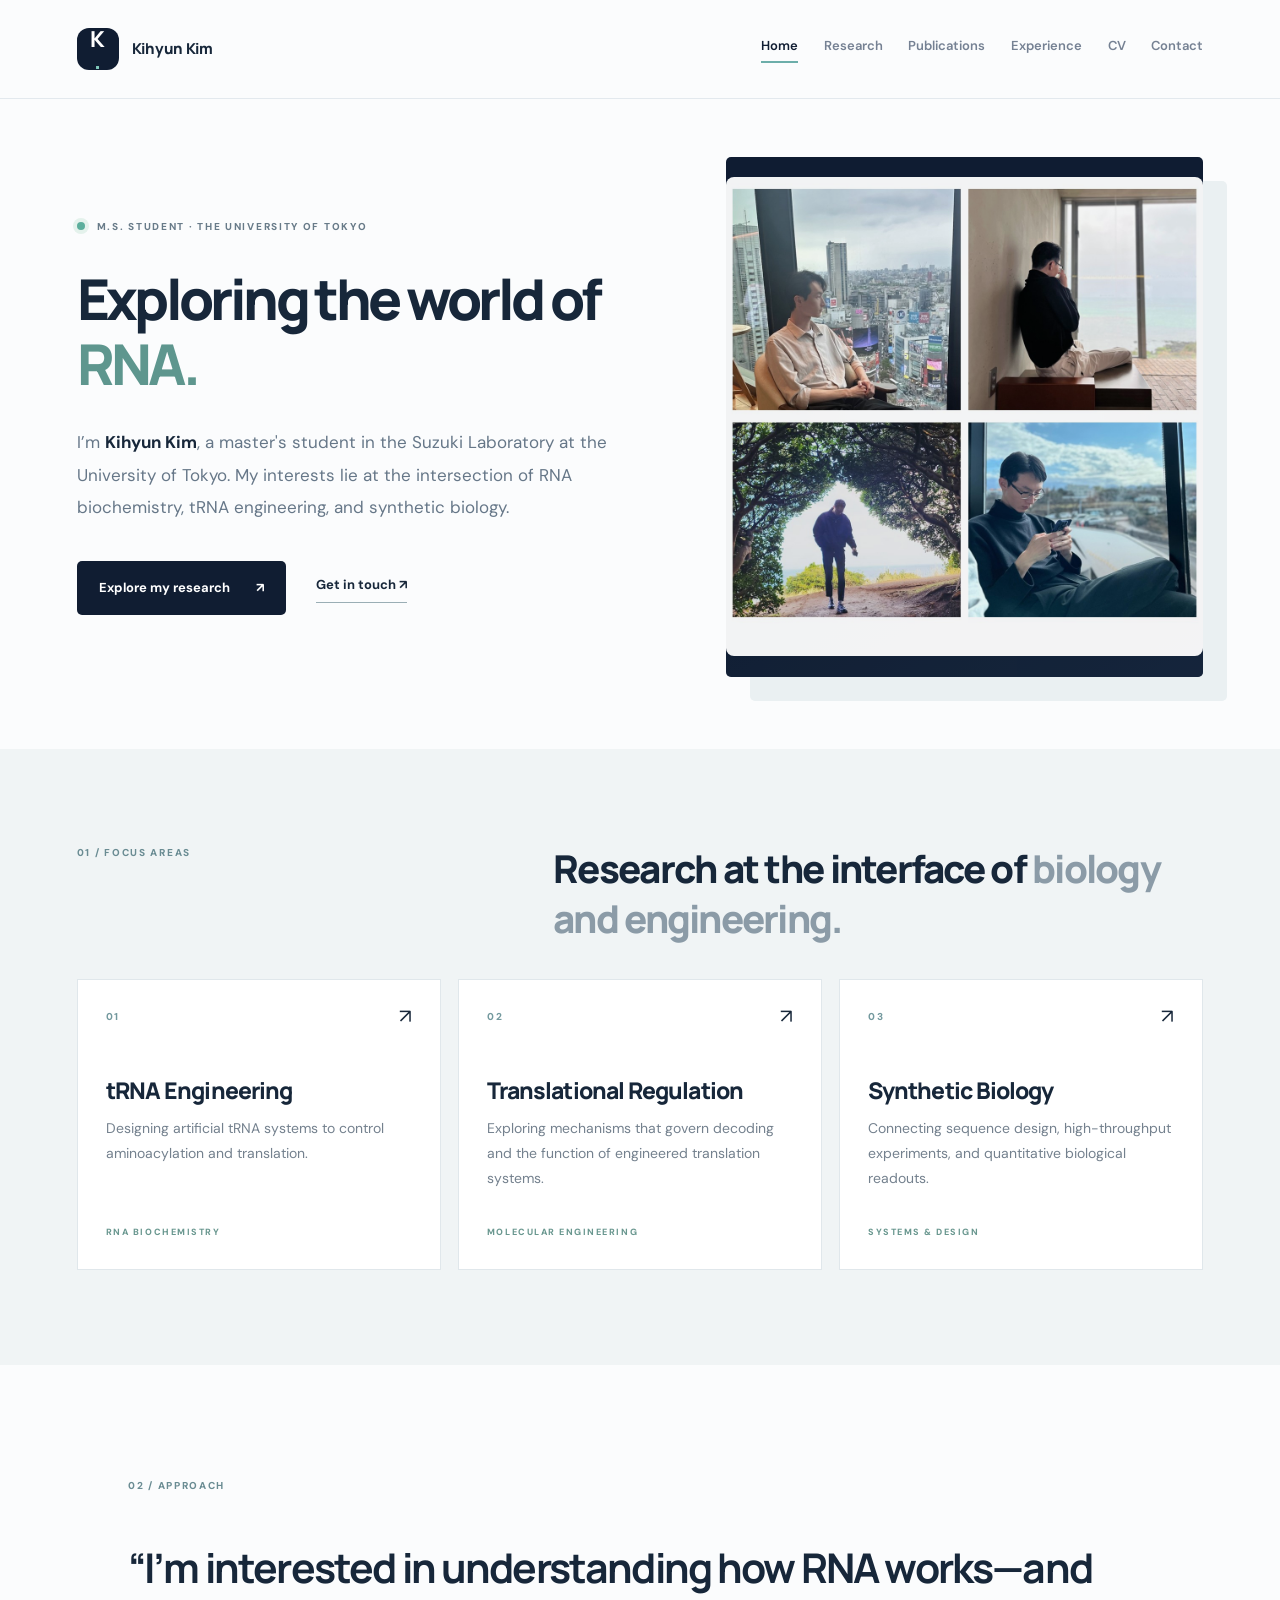
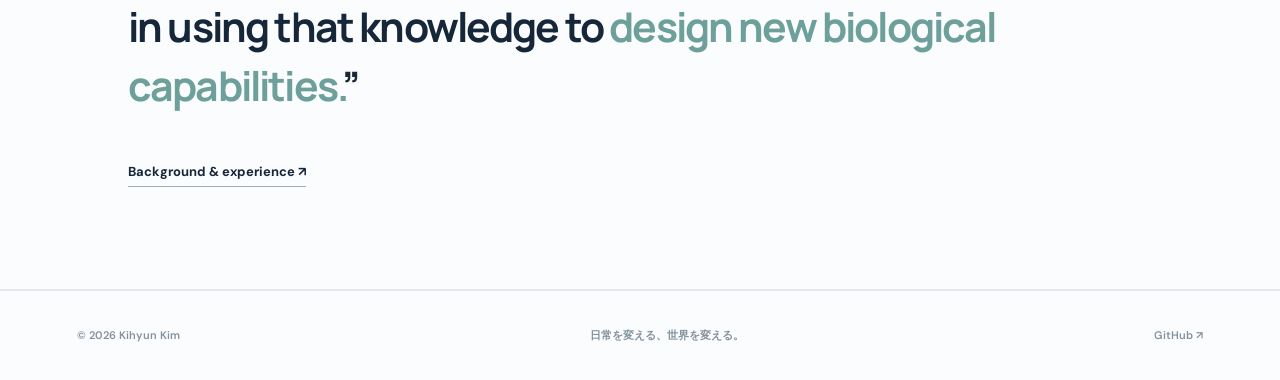
<file: index.html>
<!doctype html>
<html lang="en">

<head>
  <meta charset="utf-8">
  <meta name="viewport" content="width=device-width, initial-scale=1">
  <meta name="theme-color" content="#101d32">
  <meta name="description" content="Kihyun Kim — RNA biochemistry, tRNA engineering, and synthetic biology at the University of Tokyo.">

  <title>Home · Kihyun Kim</title>

  <link rel="stylesheet" href="assets/style.css">
  <link rel="icon" href="assets/favicon.svg" type="image/svg+xml">
</head>

<body>
  <div class="site-shell">

    <!-- HEADER / NAVIGATION -->
    <header class="site-header">

      <a class="wordmark" href="index.html" aria-label="Kihyun Kim — Home">
        <span class="wordmark-symbol">
          K<span class="dot">.</span>
        </span>
        <span>Kihyun Kim</span>
      </a>

      <button
        class="menu-toggle"
        aria-label="Toggle navigation"
        aria-controls="primary-nav"
        aria-expanded="false">
        <span></span>
        <span></span>
      </button>

      <nav id="primary-nav" class="site-nav" aria-label="Main navigation">
        <a href="index.html" class="active" aria-current="page">Home</a>
        <a href="research.html" class="">Research</a>
        <a href="publications.html" class="">Publications</a>
        <a href="experience.html" class="">Experience</a>
        <a href="cv.html" class="">CV</a>
        <a href="contact.html" class="">Contact</a>
      </nav>

    </header>


    <!-- MAIN CONTENT -->
    <main id="main">

      <!-- HERO SECTION -->
      <section class="hero">

        <!-- HERO TEXT -->
        <div class="hero-copy">

          <div class="eyebrow">
            <span class="status-dot"></span>
            M.S. STUDENT · THE UNIVERSITY OF TOKYO
          </div>

          <h1>
            Exploring the world of <em>RNA.</em><br>
          </h1>

          <p class="lede">
            I’m <strong>Kihyun Kim</strong>, a master's student in the
            Suzuki Laboratory at the University of Tokyo. My interests
            lie at the intersection of RNA biochemistry, tRNA engineering,
            and synthetic biology.
          </p>

          <div class="hero-actions">

            <a href="research.html" class="btn primary">
              Explore my research <span>↗</span>
            </a>

            <a href="contact.html" class="btn text-btn">
              Get in touch <span>↗</span>
            </a>

          </div>

        </div>


        
<!-- HERO VISUAL / PROFILE PHOTO -->
<div class="hero-visual">

  <div class="visual-topline">

  </div>

  <div class="rna-art">

    <img
      src="assets/profile.jpg"
      alt="Kihyun Kim"
      style="
        display: block;
        width: 100%;
        height: 100%;
        object-fit: cover;
        object-position: center;
        border-radius: 8px;
      "
    >

  </div>



</div>


      </section>


      <!-- RESEARCH FOCUS AREAS -->
      <section class="home-section">

        <div class="section-intro">

          <span class="section-kicker">01 / FOCUS AREAS</span>

          <h2>
            Research at the interface of
            <span class="muted">biology and engineering.</span>
          </h2>

        </div>


        <!-- RESEARCH TOPIC CARDS -->
        <div class="topic-grid">

          <!-- 01: tRNA ENGINEERING -->
          <a class="topic-card" href="research.html#trna">

            <span class="topic-number">01</span>
            <span class="topic-icon">↗</span>

            <h3>tRNA Engineering</h3>

            <p>
              Designing artificial tRNA systems to control
              aminoacylation and translation.
            </p>

            <span class="topic-tag">RNA BIOCHEMISTRY</span>

          </a>


          <!-- 02: TRANSLATIONAL REGULATION -->
          <a class="topic-card" href="research.html#regulation">

            <span class="topic-number">02</span>
            <span class="topic-icon">↗</span>

            <h3>Translational Regulation</h3>

            <p>
              Exploring mechanisms that govern decoding and the
              function of engineered translation systems.
            </p>

            <span class="topic-tag">MOLECULAR ENGINEERING</span>

          </a>


          <!-- 03: SYNTHETIC BIOLOGY -->
          <a class="topic-card" href="research.html#synthetic">

            <span class="topic-number">03</span>
            <span class="topic-icon">↗</span>

            <h3>Synthetic Biology</h3>

            <p>
              Connecting sequence design, high-throughput
              experiments, and quantitative biological readouts.
            </p>

            <span class="topic-tag">SYSTEMS & DESIGN</span>

          </a>

        </div>

      </section>


      <!-- RESEARCH PHILOSOPHY / APPROACH -->
      <section class="statement">

        <span class="section-kicker">02 / APPROACH</span>

        <p>
          “I’m interested in understanding how RNA works—and in
          using that knowledge to
          <em>design new biological capabilities.</em>”
        </p>

        <a class="inline-link" href="experience.html">
          Background & experience <span>↗</span>
        </a>

      </section>

    </main>


    <!-- FOOTER -->
    <footer class="site-footer">

      <span>
        © <span id="year">2026</span> Kihyun Kim
      </span>

      <span>
        日常を変える、世界を変える。
      </span>

      <a
        href="https://github.com/arsine00"
        target="_blank"
        rel="noopener noreferrer">
        GitHub ↗
      </a>

    </footer>

  </div>

  <script src="assets/site.js"></script>

</body>
</html>
</file>
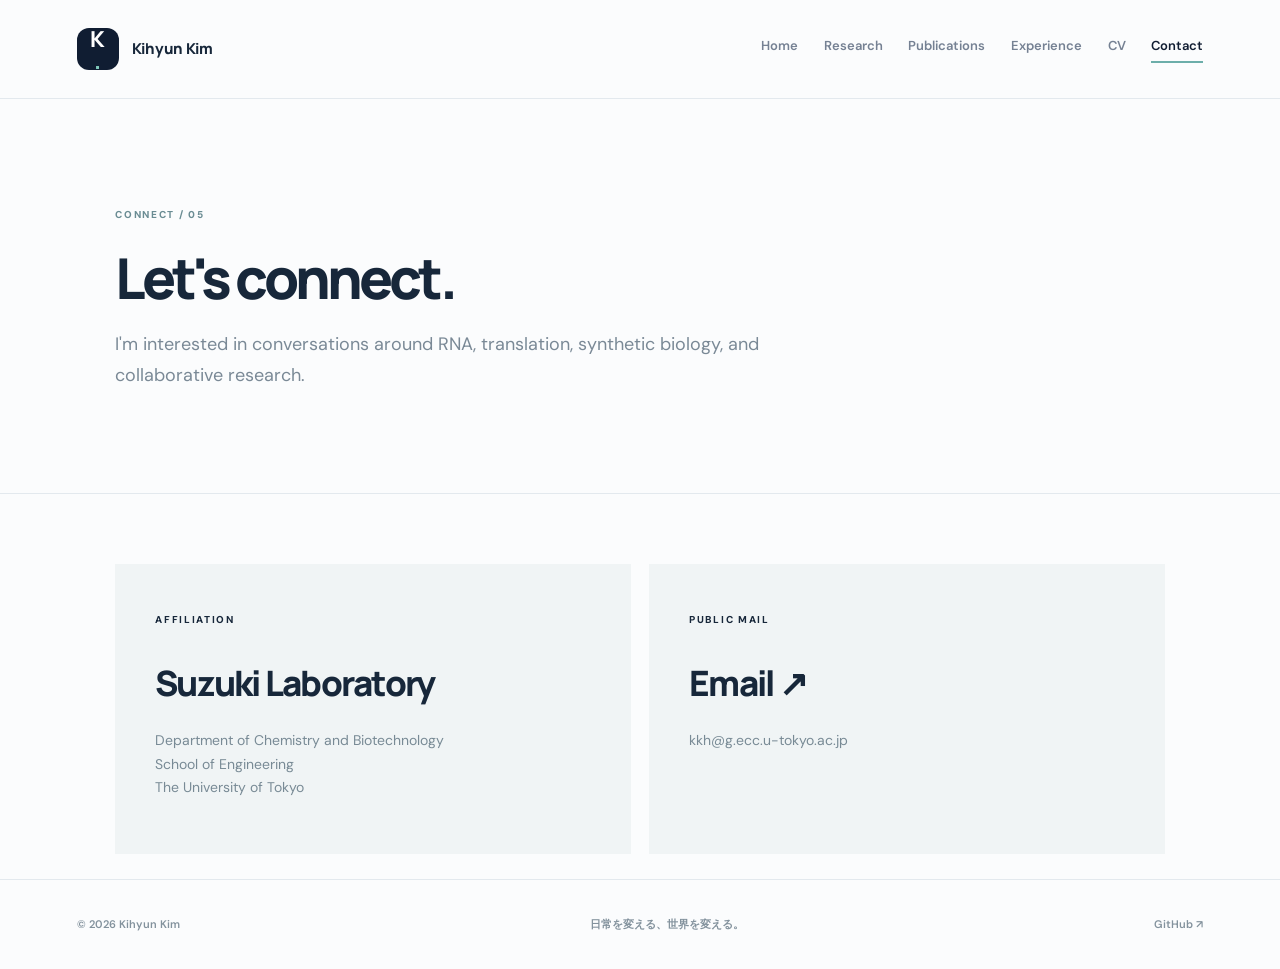
<file: contact.html>
<!doctype html>
<html lang="en">
<head>
  <meta charset="utf-8">
  <meta name="viewport" content="width=device-width, initial-scale=1">
  <meta name="theme-color" content="#101d32">
  <meta name="description" content="Connect with Kihyun Kim, Suzuki Laboratory, University of Tokyo.">
  <title>Contact · Kihyun Kim</title>
  <link rel="stylesheet" href="assets/style.css">
  <link rel="icon" href="assets/favicon.svg" type="image/svg+xml">
</head>

<body>
  <div class="site-shell">
    <header class="site-header">
      <a class="wordmark" href="index.html" aria-label="Kihyun Kim — Home">
        <span class="wordmark-symbol">K<span class="dot">.</span></span>
        <span>Kihyun Kim</span>
      </a>

      <button class="menu-toggle" aria-label="Toggle navigation"
              aria-controls="primary-nav" aria-expanded="false">
        <span></span>
        <span></span>
      </button>

      <nav id="primary-nav" class="site-nav" aria-label="Main navigation">
        <a href="index.html">Home</a>
        <a href="research.html">Research</a>
        <a href="publications.html">Publications</a>
        <a href="experience.html">Experience</a>
        <a href="cv.html">CV</a>
        <a href="contact.html" class="active" aria-current="page">Contact</a>
      </nav>
    </header>

    <main id="main">
      <section class="page-heading">
        <span class="section-kicker">CONNECT / 05</span>
        <h1>Let's connect.</h1>
        <p>
          I'm interested in conversations around RNA, translation,
          synthetic biology, and collaborative research.
        </p>
      </section>

      <section class="contact-grid">

        <!-- Affiliation: unchanged -->
        <div class="contact-panel">
          <span class="contact-label">AFFILIATION</span>
          <h2>Suzuki Laboratory</h2>
          <p>
            Department of Chemistry and Biotechnology<br>
            School of Engineering<br>
            The University of Tokyo
          </p>
        </div>

        <!-- Public Mail -->
        <a class="contact-panel contact-link"
           href="mailto:kkh@g.ecc.u-tokyo.ac.jp">
          <span class="contact-label">PUBLIC MAIL</span>
          <h2>Email <span>↗</span></h2>
          <p>kkh@g.ecc.u-tokyo.ac.jp</p>
        </a>

      </section>
    </main>

    <footer class="site-footer">
      <span>© <span id="year">2026</span> Kihyun Kim</span>
      <span>日常を変える、世界を変える。</span>
      <a href="https://github.com/arsine00"
         target="_blank"
         rel="noopener noreferrer">GitHub ↗</a>
    </footer>
  </div>

  <script src="assets/site.js"></script>
</body>
</html>
</file>
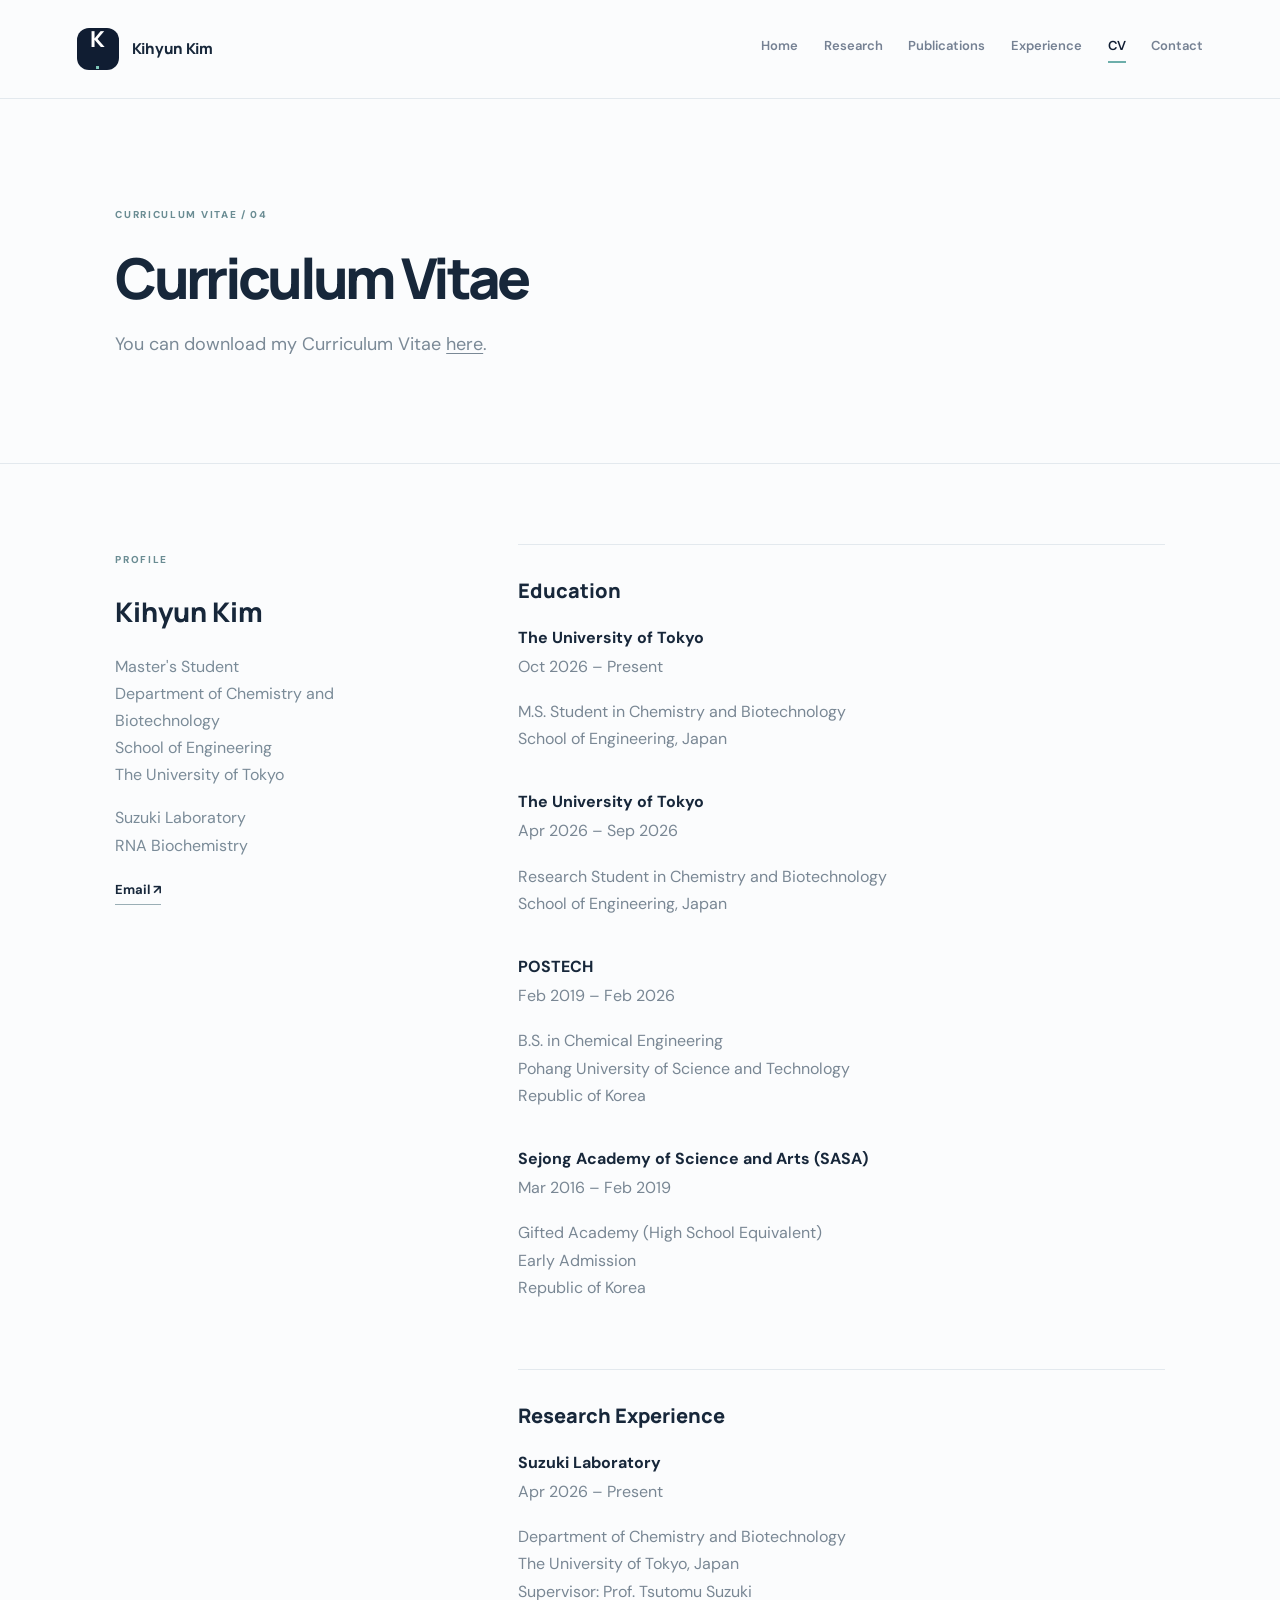
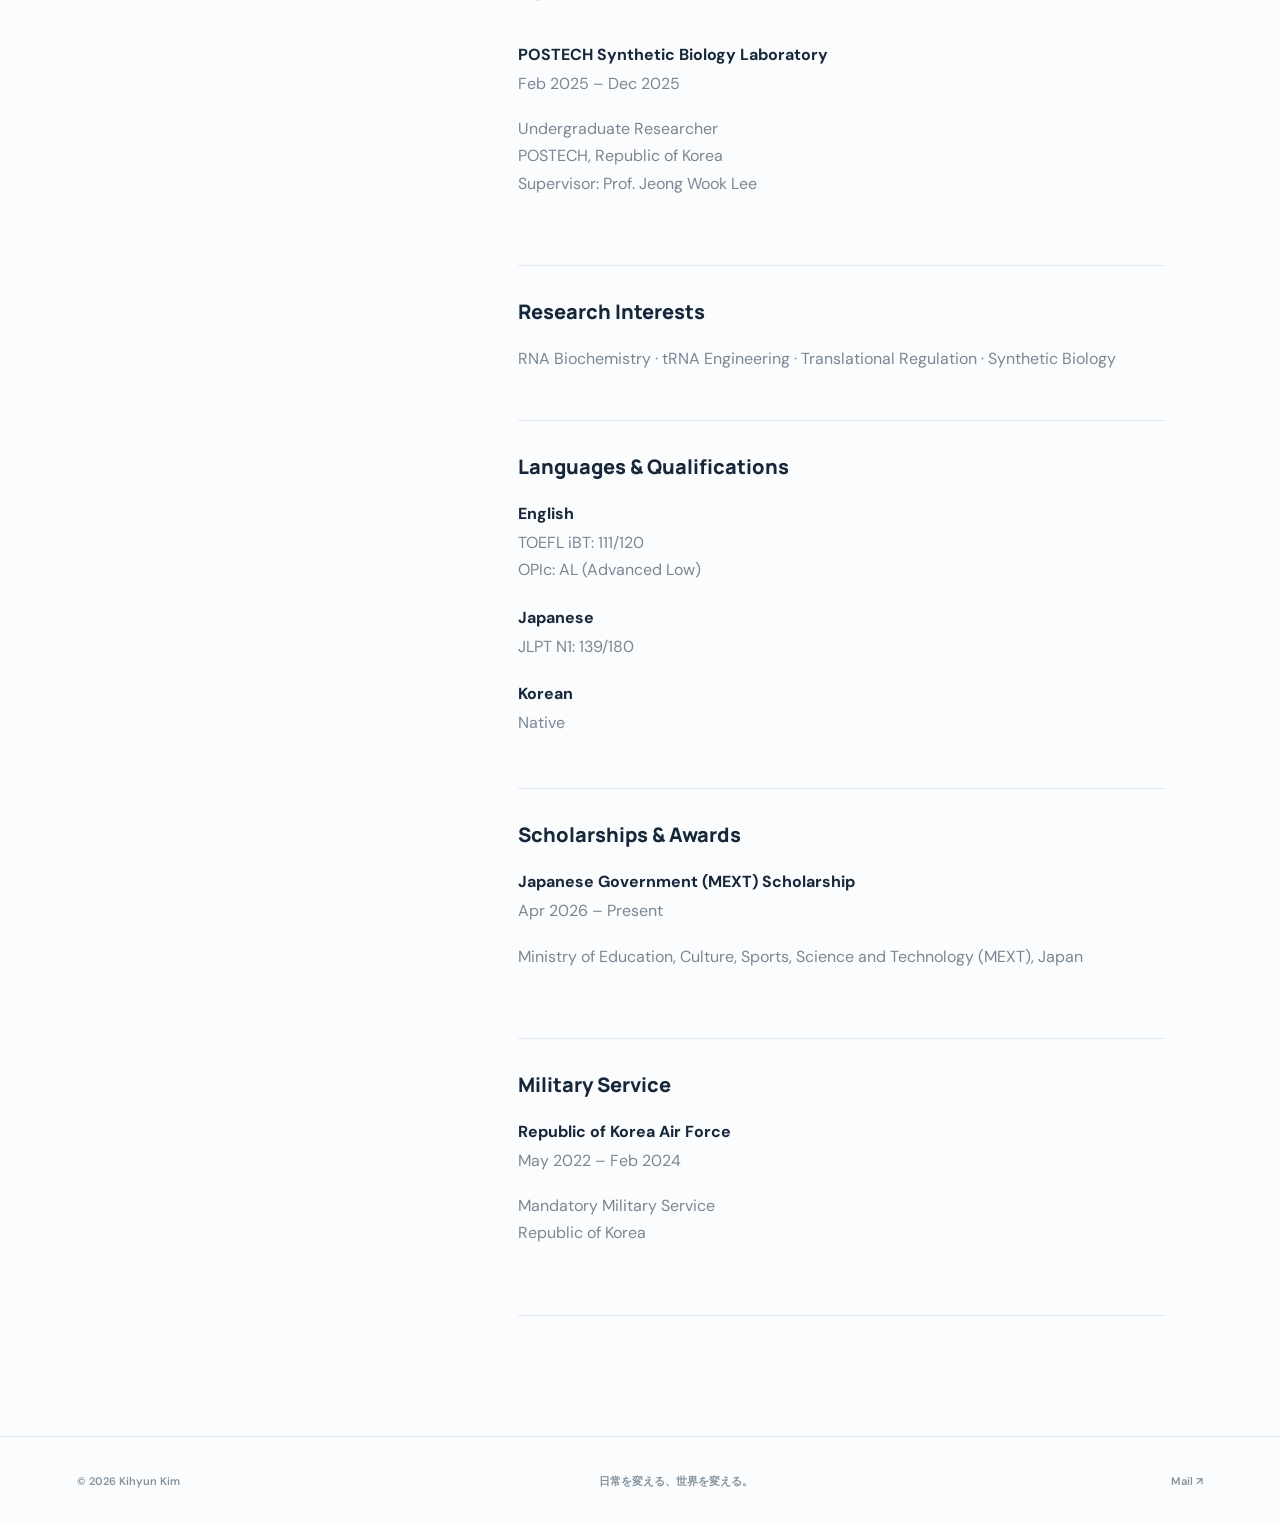
<file: cv.html>
<!doctype html>
<html lang="en">
<head>
  <meta charset="utf-8">
  <meta name="viewport" content="width=device-width, initial-scale=1">
  <meta name="theme-color" content="#101d32">
  <meta name="description" content="Curriculum vitae of Kihyun Kim, Master's student at the University of Tokyo.">
  <title>CV · Kihyun Kim</title>
  <link rel="stylesheet" href="assets/style.css">
  <link rel="icon" href="assets/favicon.svg" type="image/svg+xml">
</head>

<body>
<div class="site-shell">

  <!-- Navigation -->
  <header class="site-header">
    <a class="wordmark" href="index.html" aria-label="Kihyun Kim — Home">
      <span class="wordmark-symbol">K<span class="dot">.</span></span>
      <span>Kihyun Kim</span>
    </a>

    <button class="menu-toggle"
            aria-label="Toggle navigation"
            aria-controls="primary-nav"
            aria-expanded="false">
      <span></span>
      <span></span>
    </button>

    <nav id="primary-nav" class="site-nav" aria-label="Main navigation">
      <a href="index.html">Home</a>
      <a href="research.html">Research</a>
      <a href="publications.html">Publications</a>
      <a href="experience.html">Experience</a>
      <a href="cv.html" class="active" aria-current="page">CV</a>
      <a href="contact.html">Contact</a>
    </nav>
  </header>

  <main id="main">

    <!-- Page title -->
    <section class="page-heading">
      <span class="section-kicker">CURRICULUM VITAE / 04</span>
      <h1>Curriculum Vitae</h1>
      <p>
        You can download my Curriculum Vitae
        <a
    href="assets/Academic CV.pdf"
    download="Academic CV.pdf"
    style="text-decoration: underline; text-underline-offset: 3px;"
  >here</a>.
      </p>
    </section>

    <section class="cv-layout">

      <!-- Left profile -->
      <div class="cv-aside">
        <span class="section-kicker">PROFILE</span>

        <h2>Kihyun Kim</h2>

        <p>
          Master's Student<br>
          Department of Chemistry and Biotechnology<br>
          School of Engineering<br>
          The University of Tokyo
        </p>

        <p>
          Suzuki Laboratory<br>
          RNA Biochemistry
        </p>

        <a href="mailto:kkh@g.ecc.u-tokyo.ac.jp"
           class="inline-link">
          Email ↗
        </a>
      </div>

      <!-- CV contents -->
      <div class="cv-main">

        <!-- EDUCATION -->
        <div class="cv-group">
          <h3>Education</h3>

          <div class="cv-entry">
            <strong>The University of Tokyo</strong>
            <span>Oct 2026 – Present</span>
            <p>
              M.S. Student in Chemistry and Biotechnology<br>
              School of Engineering, Japan
            </p>
          </div>

          <div class="cv-entry">
            <strong>The University of Tokyo</strong>
            <span>Apr 2026 – Sep 2026</span>
            <p>
              Research Student in Chemistry and Biotechnology<br>
              School of Engineering, Japan
            </p>
          </div>

          <div class="cv-entry">
            <strong>POSTECH</strong>
            <span>Feb 2019 – Feb 2026</span>
            <p>
              B.S. in Chemical Engineering<br>
              Pohang University of Science and Technology<br>
              Republic of Korea
            </p>
          </div>

          <div class="cv-entry">
            <strong>Sejong Academy of Science and Arts (SASA)</strong>
            <span>Mar 2016 – Feb 2019</span>
            <p>
              Gifted Academy (High School Equivalent)<br>
              Early Admission<br>
              Republic of Korea
            </p>
          </div>
        </div>

        <!-- RESEARCH EXPERIENCE -->
        <div class="cv-group">
          <h3>Research Experience</h3>

          <div class="cv-entry">
            <strong>Suzuki Laboratory</strong>
            <span>Apr 2026 – Present</span>
            <p>
              Department of Chemistry and Biotechnology<br>
              The University of Tokyo, Japan<br>
              Supervisor: Prof. Tsutomu Suzuki
            </p>
          </div>

          <div class="cv-entry">
            <strong>POSTECH Synthetic Biology Laboratory</strong>
            <span>Feb 2025 – Dec 2025</span>
            <p>
              Undergraduate Researcher<br>
              POSTECH, Republic of Korea<br>
              Supervisor: Prof. Jeong Wook Lee
            </p>
          </div>
        </div>

        <!-- RESEARCH INTERESTS -->
        <div class="cv-group">
          <h3>Research Interests</h3>
          <p>
            RNA Biochemistry · tRNA Engineering ·
            Translational Regulation · Synthetic Biology
          </p>
        </div>

        <!-- LANGUAGES -->
        <div class="cv-group">
          <h3>Languages & Qualifications</h3>

          <div class="cv-entry">
            <strong>English</strong>
            <span>
              TOEFL iBT: 111/120<br>
              OPIc: AL (Advanced Low)
            </span>
          </div>

          <div class="cv-entry">
            <strong>Japanese</strong>
            <span>
              JLPT N1: 139/180
            </span>
          </div>

          <div class="cv-entry">
            <strong>Korean</strong>
            <span>Native</span>
          </div>
        </div>

        <!-- SCHOLARSHIP -->
        <div class="cv-group">
          <h3>Scholarships & Awards</h3>

          <div class="cv-entry">
            <strong>
              Japanese Government (MEXT) Scholarship
            </strong>
            <span>Apr 2026 – Present</span>
            <p>
              Ministry of Education, Culture, Sports,
              Science and Technology (MEXT), Japan
            </p>
          </div>
        </div>

        <!-- MILITARY SERVICE -->
        <div class="cv-group">
          <h3>Military Service</h3>

          <div class="cv-entry">
            <strong>Republic of Korea Air Force</strong>
            <span>May 2022 – Feb 2024</span>
            <p>
              Mandatory Military Service<br>
              Republic of Korea
            </p>
          </div>
        </div>

      </div>
    </section>
  </main>

  <!-- Footer -->
  <footer class="site-footer">
    <span>
      © <span id="year">2026</span> Kihyun Kim
    </span>

    <span>
      日常を変える、世界を変える。
    </span>

    <a href="mailto:kkh@g.ecc.u-tokyo.ac.jp">
      Mail ↗
    </a>
  </footer>

</div>

<script src="assets/site.js"></script>
</body>
</html>
</file>
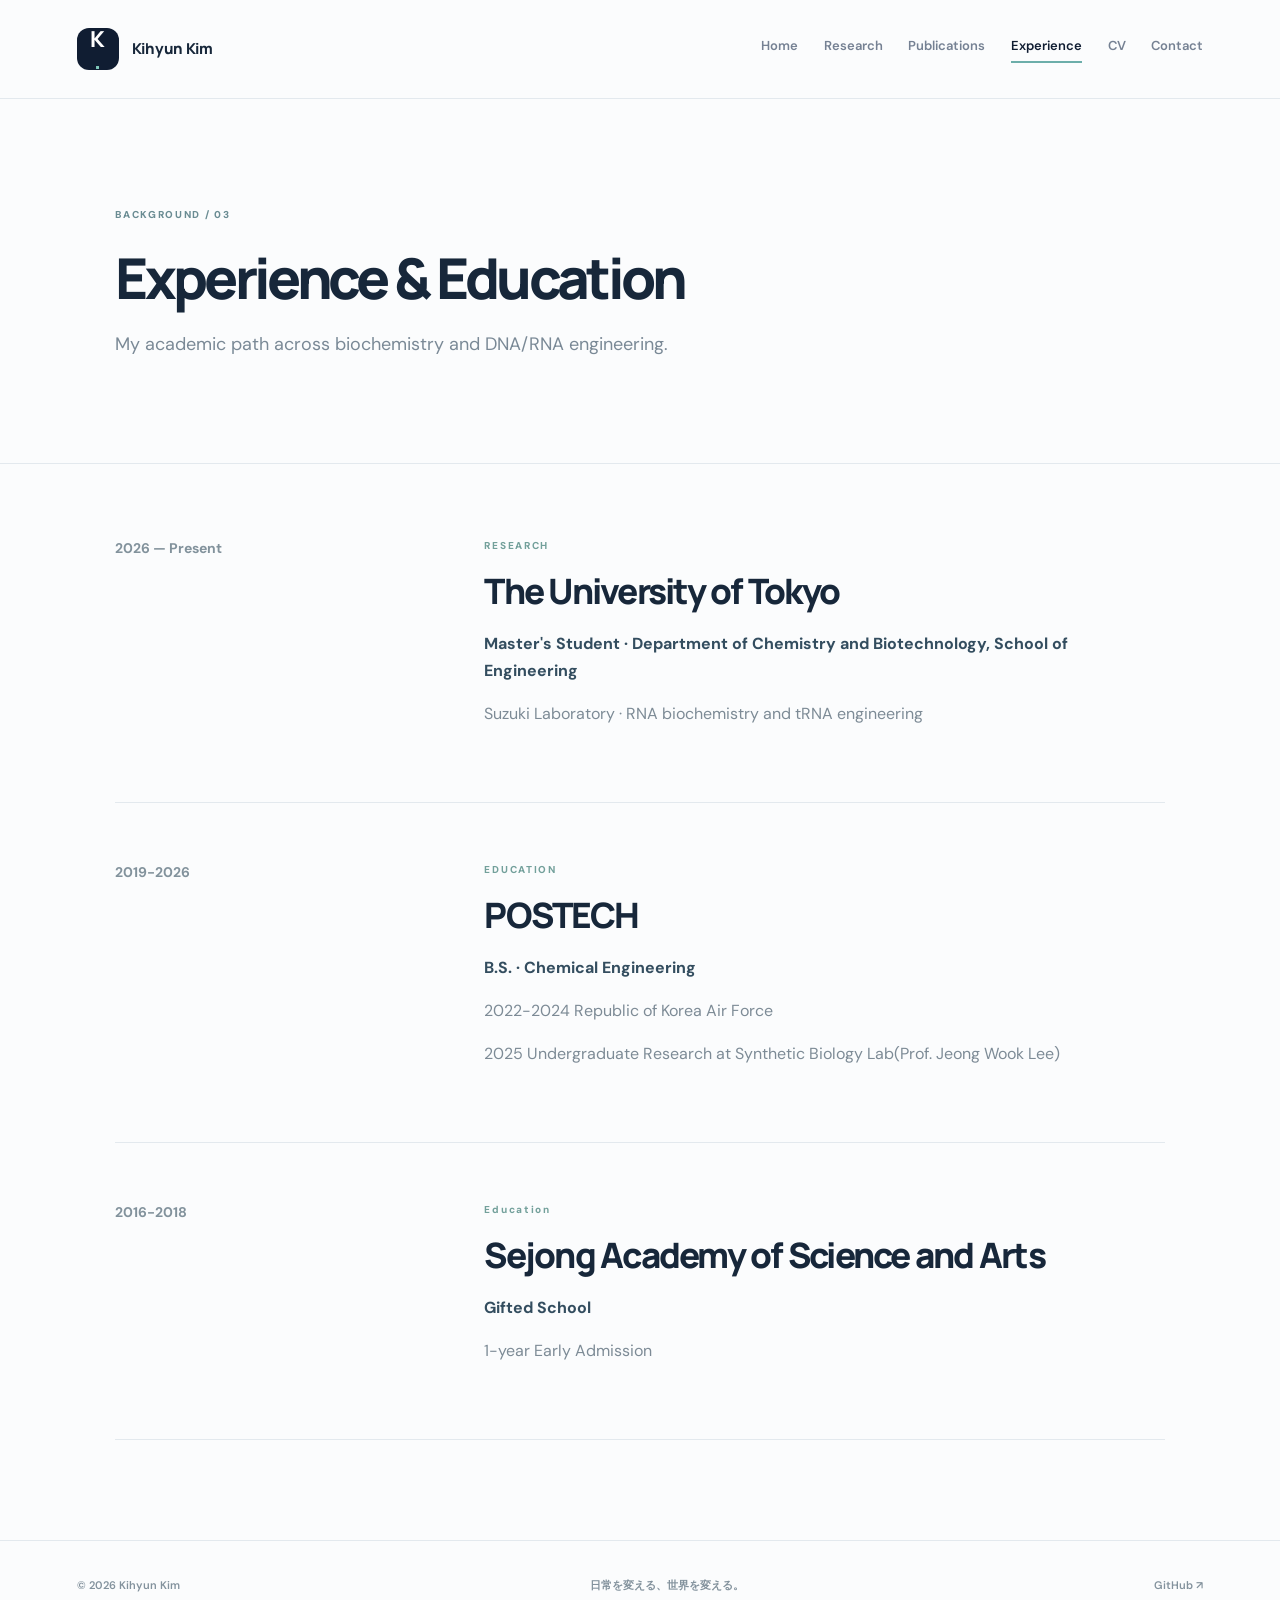
<file: experience.html>
<!doctype html>
<html lang="en">

<head>
  <meta charset="utf-8">
  <meta name="viewport" content="width=device-width, initial-scale=1">
  <meta name="theme-color" content="#101d32">
  <meta name="description" content="Academic experience and education of Kihyun Kim at University of Tokyo and POSTECH.">

  <title>Experience · Kihyun Kim</title>

  <link rel="stylesheet" href="assets/style.css">
  <link rel="icon" href="assets/favicon.svg" type="image/svg+xml">
</head>

<body>
  <div class="site-shell">

    <!-- HEADER / NAVIGATION -->
    <header class="site-header">

      <a class="wordmark" href="index.html" aria-label="Kihyun Kim — Home">
        <span class="wordmark-symbol">
          K<span class="dot">.</span>
        </span>
        <span>Kihyun Kim</span>
      </a>

      <button
        class="menu-toggle"
        aria-label="Toggle navigation"
        aria-controls="primary-nav"
        aria-expanded="false">
        <span></span>
        <span></span>
      </button>

      <nav id="primary-nav" class="site-nav" aria-label="Main navigation">
        <a href="index.html" class="">Home</a>
        <a href="research.html" class="">Research</a>
        <a href="publications.html" class="">Publications</a>
        <a href="experience.html" class="active" aria-current="page">Experience</a>
        <a href="cv.html" class="">CV</a>
        <a href="contact.html" class="">Contact</a>
      </nav>

    </header>


    <!-- MAIN CONTENT -->
    <main id="main">

      <!-- PAGE HEADING -->
      <section class="page-heading">

        <span class="section-kicker">BACKGROUND / 03</span>

        <h1>Experience & Education</h1>

        <p>
          My academic path across biochemistry and DNA/RNA engineering.
        </p>

      </section>


      <!-- EXPERIENCE & EDUCATION TIMELINE -->
      <section class="timeline">

        <!-- THE UNIVERSITY OF TOKYO -->
        <div class="timeline-row">

          <div class="timeline-date">
            2026 — Present
          </div>

          <div>
            <div class="timeline-type">RESEARCH</div>

            <h2>The University of Tokyo</h2>

            <p class="timeline-subtitle">
              Master's Student · Department of Chemistry and Biotechnology,
              School of Engineering
            </p>

            <p>
              Suzuki Laboratory · RNA biochemistry and tRNA engineering
            </p>
          </div>

        </div>


        <!-- POSTECH -->
        <div class="timeline-row">

          <div class="timeline-date">
            2019-2026
          </div>

          <div>
            <div class="timeline-type">EDUCATION</div>

            <h2>POSTECH</h2>

            <p class="timeline-subtitle">
              B.S. · Chemical Engineering
            </p>

            <p>
              2022-2024 Republic of Korea Air Force
            </p>

            <p>
              2025 Undergraduate Research at Synthetic Biology Lab(Prof. Jeong Wook Lee)
            </p>
          </div>

        </div>


        <!-- SEJONG ACADEMY OF SCIENCE AND ARTS -->
        <div class="timeline-row">

          <div class="timeline-date">
            2016-2018
          </div>

          <div>
            <div class="timeline-type">Education</div>

            <h2>Sejong Academy of Science and Arts</h2>

            <p class="timeline-subtitle">
              Gifted School
            </p>

            <p>
              1-year Early Admission
            </p>
          </div>

        </div>

      </section>

    </main>


    <!-- FOOTER -->
    <footer class="site-footer">

      <span>
        © <span id="year">2026</span> Kihyun Kim
      </span>

      <span>
        日常を変える、世界を変える。
      </span>

      <a
        href="https://github.com/arsine00"
        target="_blank"
        rel="noopener noreferrer">
        GitHub ↗
      </a>

    </footer>

  </div>

  <script src="assets/site.js"></script>

</body>
</html>
</file>
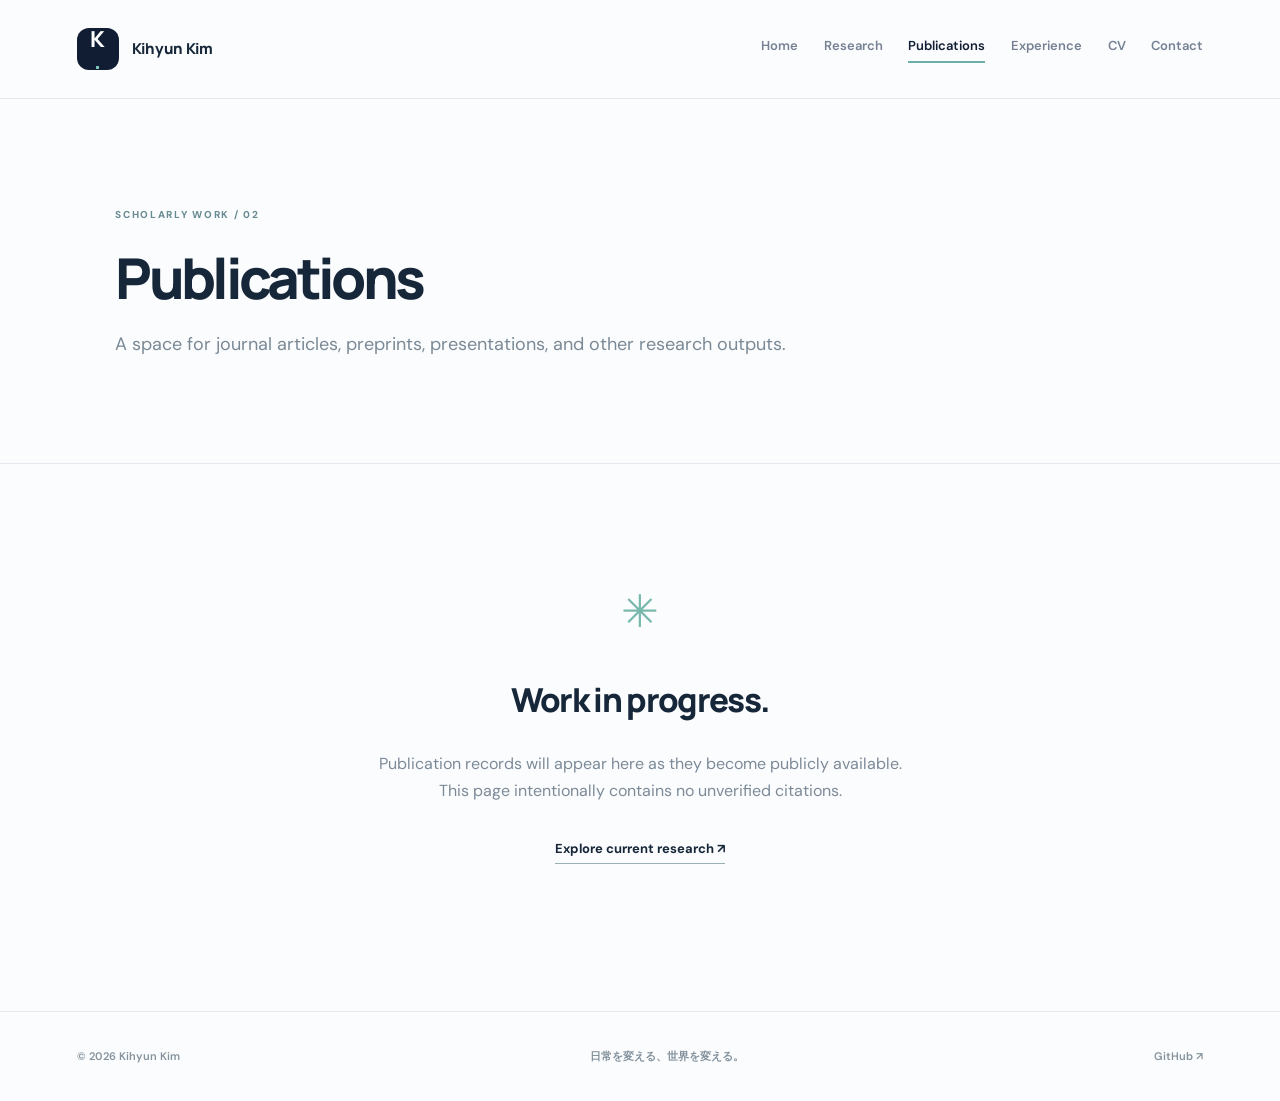
<file: publications.html>
<!doctype html>
<html lang="en">

<head>
  <meta charset="utf-8">
  <meta name="viewport" content="width=device-width, initial-scale=1">
  <meta name="theme-color" content="#101d32">
  <meta name="description" content="Publications and scholarly work by Kihyun Kim.">

  <title>Publications · Kihyun Kim</title>

  <link rel="stylesheet" href="assets/style.css">
  <link rel="icon" href="assets/favicon.svg" type="image/svg+xml">
</head>

<body>
  <div class="site-shell">

    <!-- HEADER / NAVIGATION -->
    <header class="site-header">

      <a class="wordmark" href="index.html" aria-label="Kihyun Kim — Home">
        <span class="wordmark-symbol">
          K<span class="dot">.</span>
        </span>
        <span>Kihyun Kim</span>
      </a>

      <button
        class="menu-toggle"
        aria-label="Toggle navigation"
        aria-controls="primary-nav"
        aria-expanded="false">
        <span></span>
        <span></span>
      </button>

      <nav id="primary-nav" class="site-nav" aria-label="Main navigation">
        <a href="index.html" class="">Home</a>
        <a href="research.html" class="">Research</a>
        <a href="publications.html" class="active" aria-current="page">Publications</a>
        <a href="experience.html" class="">Experience</a>
        <a href="cv.html" class="">CV</a>
        <a href="contact.html" class="">Contact</a>
      </nav>

    </header>


    <!-- MAIN CONTENT -->
    <main id="main">

      <!-- PAGE HEADING -->
      <section class="page-heading">

        <span class="section-kicker">SCHOLARLY WORK / 02</span>

        <h1>Publications</h1>

        <p>
          A space for journal articles, preprints, presentations,
          and other research outputs.
        </p>

      </section>


      <!-- PUBLICATIONS CONTENT -->

      <!-- EMPTY STATE / WORK IN PROGRESS -->
      <section class="empty-state">

        <span class="empty-mark">✳</span>

        <h2>Work in progress.</h2>

        <p>
          Publication records will appear here as they become
          publicly available. This page intentionally contains
          no unverified citations.
        </p>

        <a class="inline-link" href="research.html">
          Explore current research <span>↗</span>
        </a>

      </section>

    </main>


    <!-- FOOTER -->
    <footer class="site-footer">

      <span>
        © <span id="year">2026</span> Kihyun Kim
      </span>

      <span>
        日常を変える、世界を変える。
      </span>

      <a
        href="https://github.com/arsine00"
        target="_blank"
        rel="noopener noreferrer">
        GitHub ↗
      </a>

    </footer>

  </div>

  <script src="assets/site.js"></script>

</body>
</html>
</file>
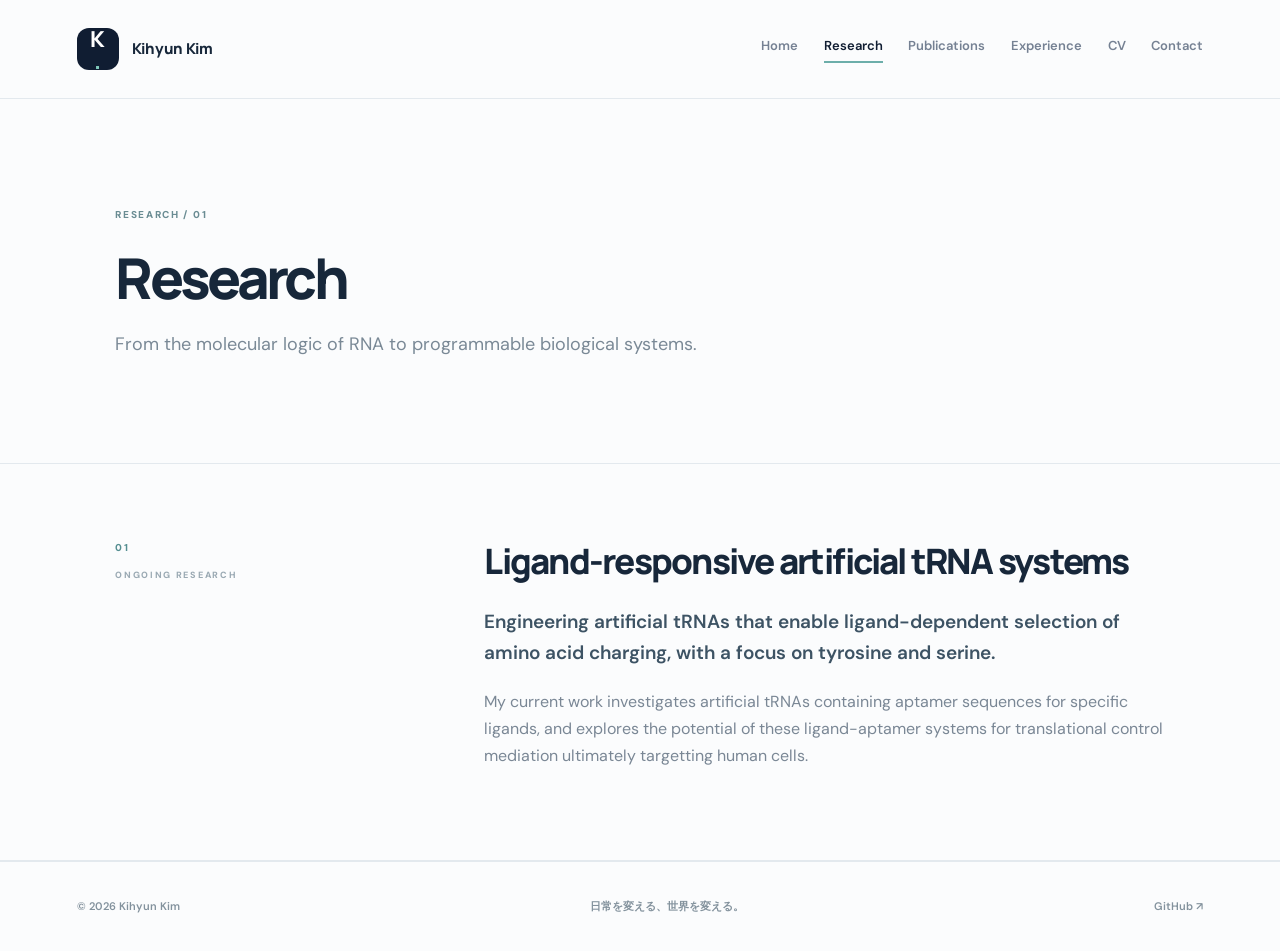
<file: research.html>
<!doctype html>
<html lang="en">

<head>
  <meta charset="utf-8">
  <meta name="viewport" content="width=device-width, initial-scale=1">
  <meta name="theme-color" content="#101d32">
  <meta name="description" content="Research interests and projects of Kihyun Kim, including engineered tRNA systems.">

  <title>Research · Kihyun Kim</title>

  <link rel="stylesheet" href="assets/style.css">
  <link rel="icon" href="assets/favicon.svg" type="image/svg+xml">
</head>

<body>
  <div class="site-shell">

    <!-- HEADER / NAVIGATION -->
    <header class="site-header">

      <a class="wordmark" href="index.html" aria-label="Kihyun Kim — Home">
        <span class="wordmark-symbol">
          K<span class="dot">.</span>
        </span>
        <span>Kihyun Kim</span>
      </a>

      <button
        class="menu-toggle"
        aria-label="Toggle navigation"
        aria-controls="primary-nav"
        aria-expanded="false">
        <span></span>
        <span></span>
      </button>

      <nav id="primary-nav" class="site-nav" aria-label="Main navigation">
        <a href="index.html" class="">Home</a>
        <a href="research.html" class="active" aria-current="page">Research</a>
        <a href="publications.html" class="">Publications</a>
        <a href="experience.html" class="">Experience</a>
        <a href="cv.html" class="">CV</a>
        <a href="contact.html" class="">Contact</a>
      </nav>

    </header>


    <!-- MAIN CONTENT -->
    <main id="main">

      <!-- PAGE HEADING -->
      <section class="page-heading">

        <span class="section-kicker">RESEARCH / 01</span>

        <h1>Research</h1>

        <p>
          From the molecular logic of RNA to programmable biological systems.
        </p>

      </section>


      <!-- RESEARCH PROJECTS -->

      <!-- 01: LIGAND-RESPONSIVE ARTIFICIAL tRNA SYSTEMS -->
      <section class="research-block" id="trna">

        <div class="research-marker">
          01 <span>ONGOING RESEARCH</span>
        </div>

        <div>

          <h2>Ligand-responsive artificial tRNA systems</h2>

          <p class="large">
            Engineering artificial tRNAs that enable ligand-dependent
            selection of amino acid charging, with a focus on tyrosine
            and serine.
          </p>

          <p>
            My current work investigates artificial tRNAs containing
            aptamer sequences for specific ligands, and explores the
            potential of these ligand-aptamer systems for translational
            control mediation ultimately targetting human cells.
          </p>

        </div>

      </section>

    </main>


    <!-- FOOTER -->
    <footer class="site-footer">

      <span>
        © <span id="year">2026</span> Kihyun Kim
      </span>

      <span>
        日常を変える、世界を変える。
      </span>

      <a
        href="https://github.com/arsine00"
        target="_blank"
        rel="noopener noreferrer">
        GitHub ↗
      </a>

    </footer>

  </div>

  <script src="assets/site.js"></script>

</body>
</html>
</file>
<file: assets/style.css>
@import url('https://fonts.googleapis.com/css2?family=DM+Sans:wght@400;500;600;700&family=Manrope:wght@400;500;600;700;800&display=swap');:root{--ink:#17273a;--navy:#101d32;--muted:#677586;--line:#e3e9ee;--paper:#fbfcfd;--soft:#eff4f6;--accent:#80cabb}*{box-sizing:border-box}html{scroll-behavior:smooth}body{margin:0;background:var(--paper);color:var(--ink);font-family:'DM Sans',Arial,sans-serif;line-height:1.7;-webkit-font-smoothing:antialiased}a{color:inherit;text-decoration:none}button{font:inherit}.site-shell{max-width:1600px;margin:auto}.site-header{display:flex;align-items:center;justify-content:space-between;padding:28px clamp(24px,6vw,100px);border-bottom:1px solid var(--line);gap:30px}.wordmark{display:flex;align-items:center;gap:13px;font-family:Manrope,sans-serif;font-size:15px;font-weight:800;letter-spacing:-.02em}.wordmark-symbol{display:grid;place-items:center;font-size:22px;color:#fff;background:var(--navy);width:42px;height:42px;border-radius:12px;line-height:1}.dot{color:var(--accent)}.site-nav{display:flex;gap:clamp(14px,2vw,34px)}.site-nav a{font-size:13px;font-weight:600;color:#758193;transition:color .2s}.site-nav a:hover,.site-nav a.active{color:var(--navy)}.site-nav a.active:after{content:'';display:block;height:2px;background:#6caeaa;margin-top:4px}.menu-toggle{display:none}main{min-height:70vh}.hero{display:grid;grid-template-columns:1.1fr .9fr;min-height:650px;padding:55px clamp(24px,6vw,100px) 70px;gap:65px;align-items:center}.eyebrow,.section-kicker,.visual-topline,.visual-bottomline,.research-marker,.timeline-type,.topic-number,.topic-tag,.contact-label{font-size:10px;font-weight:800;letter-spacing:.17em}.eyebrow{color:#687b89;display:flex;align-items:center;gap:12px}.status-dot{width:8px;height:8px;border-radius:50%;background:#5cae9c;box-shadow:0 0 0 4px #e4f2ec}.hero h1,.page-heading h1{font:800 clamp(45px,4.4vw,76px)/1.15 Manrope,sans-serif;letter-spacing:-.065em;margin:32px 0 30px}.hero h1 em{font-style:normal;color:#5e968e}.lede{font-size:17px;color:#667788;max-width:590px;line-height:1.9}.lede strong{color:var(--ink)}.hero-actions{display:flex;align-items:center;gap:30px;margin-top:38px}.btn{font-size:13px;font-weight:700}.btn.primary{display:inline-flex;align-items:center;gap:26px;background:var(--navy);color:#fff;padding:16px 22px;border-radius:5px;transition:transform .2s,background .2s}.btn.primary:hover{background:#273d59;transform:translateY(-2px)}.btn.text-btn,.inline-link{font-size:13px;font-weight:700;border-bottom:1px solid #9aaeb5;padding-bottom:6px}.hero-visual{min-height:520px;background:#101d32;border-radius:5px;position:relative;overflow:hidden;display:flex;flex-direction:column;justify-content:space-between;padding:25px;color:#b5c7d2;box-shadow:24px 24px 0 #eaf0f2}.hero-visual:before{content:'';position:absolute;inset:0;background:radial-gradient(circle at 50% 47%,#274c58 0,transparent 53%),linear-gradient(150deg,transparent 40%,#192b42);opacity:.6}.visual-topline,.visual-bottomline{display:flex;justify-content:space-between;position:relative;z-index:1;font-size:9px}.rna-art{position:absolute;inset:4% 0;display:flex;justify-content:center;align-items:center;opacity:.95}.rna-art svg{height:90%;width:90%}.home-section{padding:95px clamp(24px,6vw,100px);background:#f0f4f5}.section-intro{display:flex;justify-content:space-between;align-items:start;gap:30px;margin-bottom:35px}.section-intro h2{font:800 clamp(28px,3vw,42px)/1.3 Manrope,sans-serif;letter-spacing:-.045em;max-width:650px;margin:0}.muted{color:#8b9ba7}.section-kicker{color:#6a8c93;white-space:nowrap}.topic-grid{display:grid;grid-template-columns:repeat(3,1fr);gap:17px}.topic-card{background:#fff;border:1px solid #e0e7eb;min-height:280px;padding:28px;display:flex;flex-direction:column;transition:transform .2s,box-shadow .2s}.topic-card:hover{transform:translateY(-4px);box-shadow:0 15px 25px #1020300c}.topic-number{color:#73999e}.topic-icon{align-self:end;margin-top:-26px;font-size:20px}.topic-card h3{font:800 23px/1.3 Manrope,sans-serif;letter-spacing:-.04em;margin:43px 0 10px}.topic-card p{font-size:14px;color:#74818e;margin:0 0 34px;line-height:1.8}.topic-tag{color:#69978f;margin-top:auto;font-size:9px}.statement{padding:105px clamp(24px,10vw,170px);border-bottom:1px solid var(--line)}.statement p{font:700 clamp(26px,3.2vw,46px)/1.45 Manrope,sans-serif;letter-spacing:-.045em;max-width:970px}.statement p em{font-style:normal;color:#6d9f9b}.page-heading{padding:100px clamp(24px,9vw,145px) 85px;border-bottom:1px solid var(--line)}.page-heading h1{margin:20px 0 15px}.page-heading p{font-size:18px;max-width:680px;color:#7a8996}.research-block{padding:75px clamp(24px,9vw,145px);display:grid;grid-template-columns:1fr 2.2fr;gap:60px;border-bottom:1px solid var(--line)}.research-marker{color:#558e91}.research-marker span{display:block;font-size:9px;color:#9aa9b3;margin-top:12px}.research-block h2,.timeline-row h2,.contact-panel h2{font:800 clamp(24px,3vw,35px)/1.3 Manrope,sans-serif;letter-spacing:-.05em;margin:0 0 22px}.research-block .large{font-size:19px;font-weight:600;line-height:1.65;color:#3d5364}.research-block p{max-width:750px;color:#7a8795}.pill-group{display:flex;flex-wrap:wrap;gap:9px;margin-top:26px}.pill-group span{font-size:11px;font-weight:700;padding:7px 13px;background:#ebf1f2;color:#527d7d;border-radius:30px}.empty-state{padding:110px 24px 150px;text-align:center;max-width:580px;margin:auto}.empty-mark{font-size:45px;color:#77b8ad}.empty-state h2{font:800 33px Manrope,sans-serif;letter-spacing:-.05em}.empty-state p{color:#7c8a98;margin-bottom:30px}.timeline{padding:15px clamp(24px,9vw,145px) 100px}.timeline-row{display:grid;grid-template-columns:1fr 2.2fr;gap:60px;padding:58px 0;border-bottom:1px solid var(--line)}.timeline-date{font-size:14px;color:#82929c;font-weight:700}.timeline-type{color:#73a09b;margin-bottom:15px}.timeline-row h2{margin-bottom:7px}.timeline-subtitle{font-weight:700;color:#334d5f}.timeline-row p:not(.timeline-subtitle){color:#7d8b96}.cv-layout{display:grid;grid-template-columns:1fr 2fr;gap:80px;padding:80px clamp(24px,9vw,145px) 120px}.cv-aside h2{font:800 27px Manrope,sans-serif}.cv-aside p{color:#7a8b98}.cv-main{border-top:1px solid var(--line)}.cv-group{padding:32px 0;border-bottom:1px solid var(--line)}.cv-group h3{font:800 20px Manrope,sans-serif;margin:0 0 20px}.cv-group p,.cv-entry span{color:#798794}.cv-entry{display:flex;flex-direction:column;gap:2px;margin-bottom:20px}.cv-entry strong{font-weight:700}.cv-group code{font-size:12px;background:#eef2f4;padding:4px;border-radius:3px;overflow-wrap:anywhere}.contact-grid{display:grid;grid-template-columns:1fr 1fr;gap:18px;padding:70px clamp(24px,9vw,145px) 25px}.contact-panel{background:#f0f4f5;padding:40px;min-height:260px}.contact-panel h2{margin-top:30px}.contact-panel p{font-size:14px;color:#788a95}.contact-link{transition:background .2s}.contact-link:hover{background:#e5eeee}.contact-note{margin:10px clamp(24px,9vw,145px) 100px;color:#8b96a0;font-size:12px}.site-footer{border-top:1px solid var(--line);padding:35px clamp(24px,6vw,100px);display:flex;justify-content:space-between;gap:20px;font-size:11px;font-weight:600;color:#83929d}.site-footer a:hover{color:#2d7881}a:focus-visible,button:focus-visible{outline:3px solid #4c9699;outline-offset:5px}@media(max-width:950px){.site-header{padding:22px 24px}.hero{grid-template-columns:1fr;gap:40px;padding:70px 24px}.hero-visual{min-height:420px;box-shadow:12px 12px 0 #eaf0f2}.section-intro{display:block}.section-intro h2{margin-top:18px}.topic-grid{grid-template-columns:1fr}.topic-card{min-height:230px}.research-block,.timeline-row{grid-template-columns:1fr;gap:22px}.cv-layout{grid-template-columns:1fr;gap:35px}.contact-grid{grid-template-columns:1fr}}@media(max-width:700px){.menu-toggle{width:42px;height:42px;border:1px solid var(--line);background:#fff;display:flex;flex-direction:column;justify-content:center;align-items:center;gap:6px;border-radius:4px}.menu-toggle span{height:2px;width:18px;background:var(--navy)}.site-nav{display:none;position:absolute;z-index:5;top:88px;left:0;right:0;background:var(--paper);padding:20px 24px 27px;box-shadow:0 14px 20px #101d3214;flex-direction:column;gap:20px}.site-nav.open{display:flex}.site-nav a.active:after{display:none}.hero h1{font-size:43px}.hero-visual{min-height:350px}.hero-actions{gap:18px;flex-wrap:wrap}.page-heading{padding-top:70px;padding-bottom:60px}.page-heading h1{font-size:46px}.statement{padding:70px 24px}.site-footer{flex-wrap:wrap}.site-footer span:nth-child(2){display:none}}@media(prefers-reduced-motion:reduce){html{scroll-behavior:auto}*,*:before,*:after{transition:none!important}}
</file>
